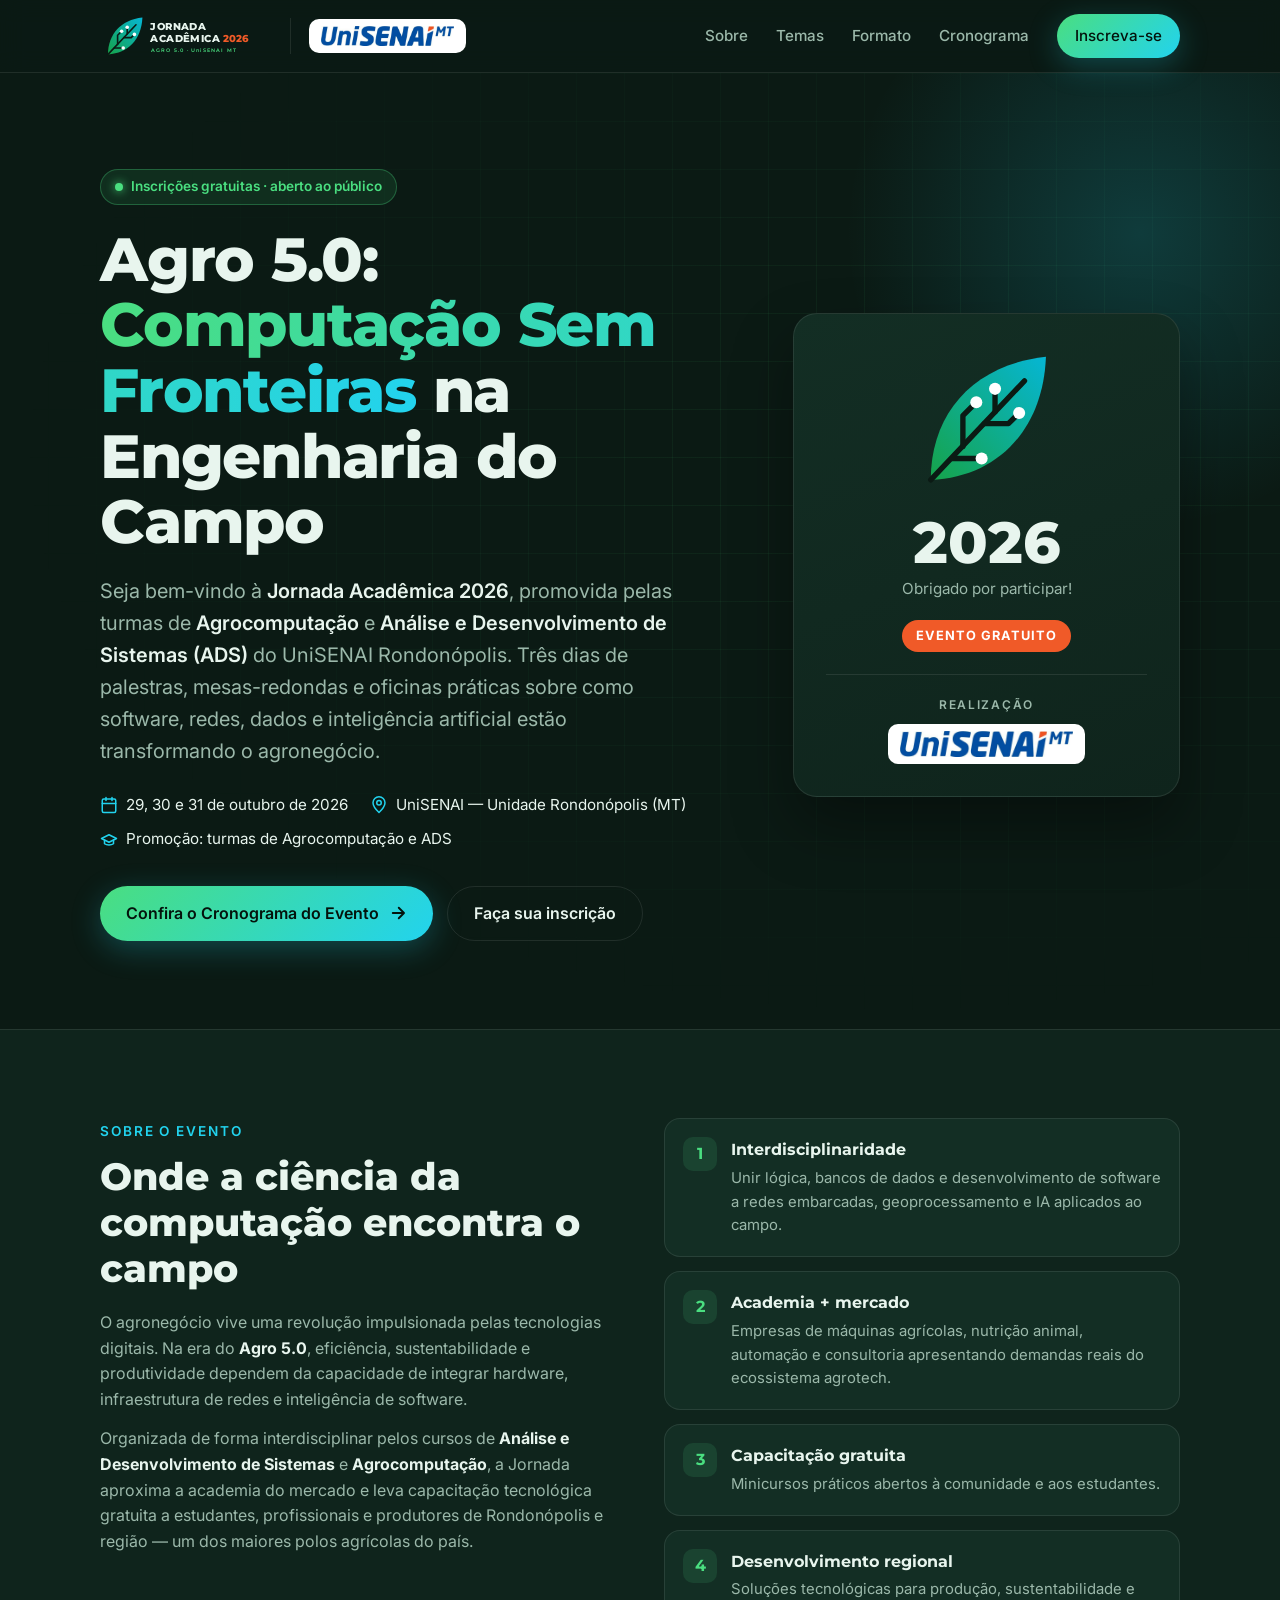
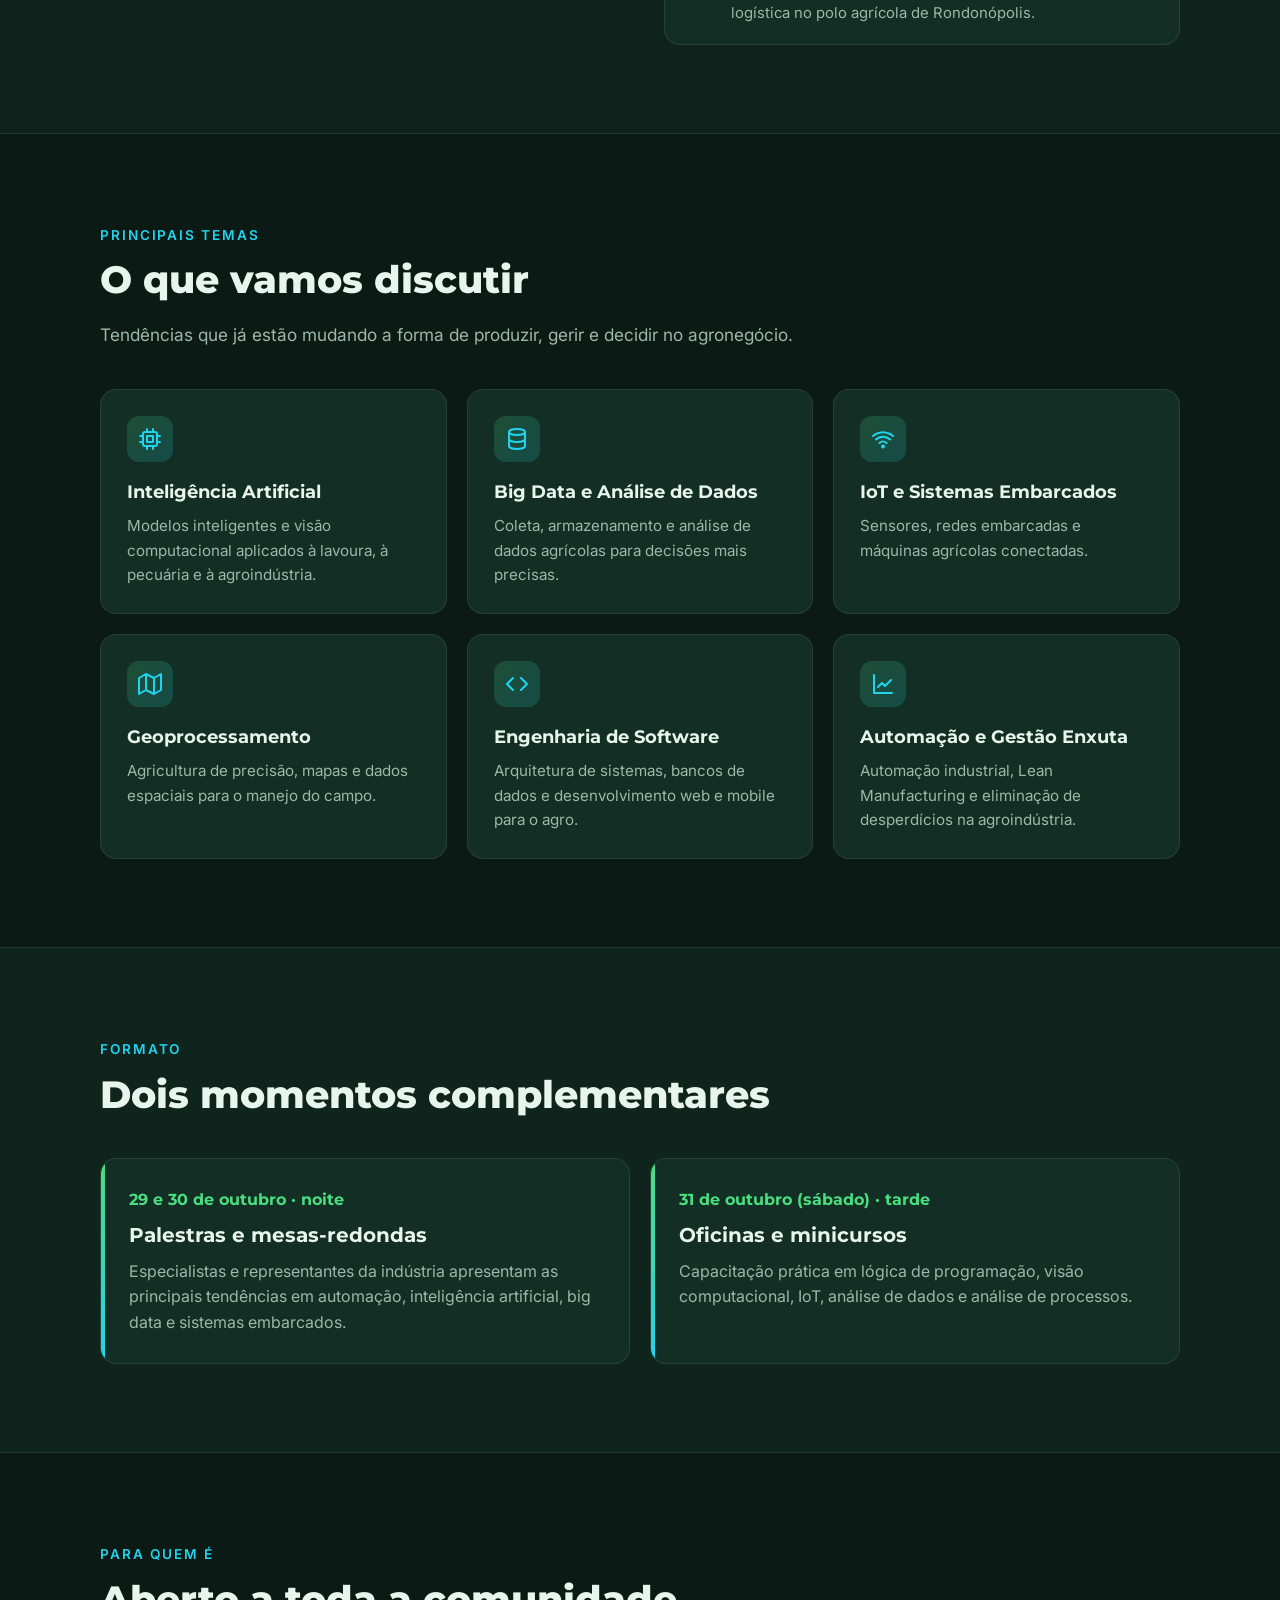
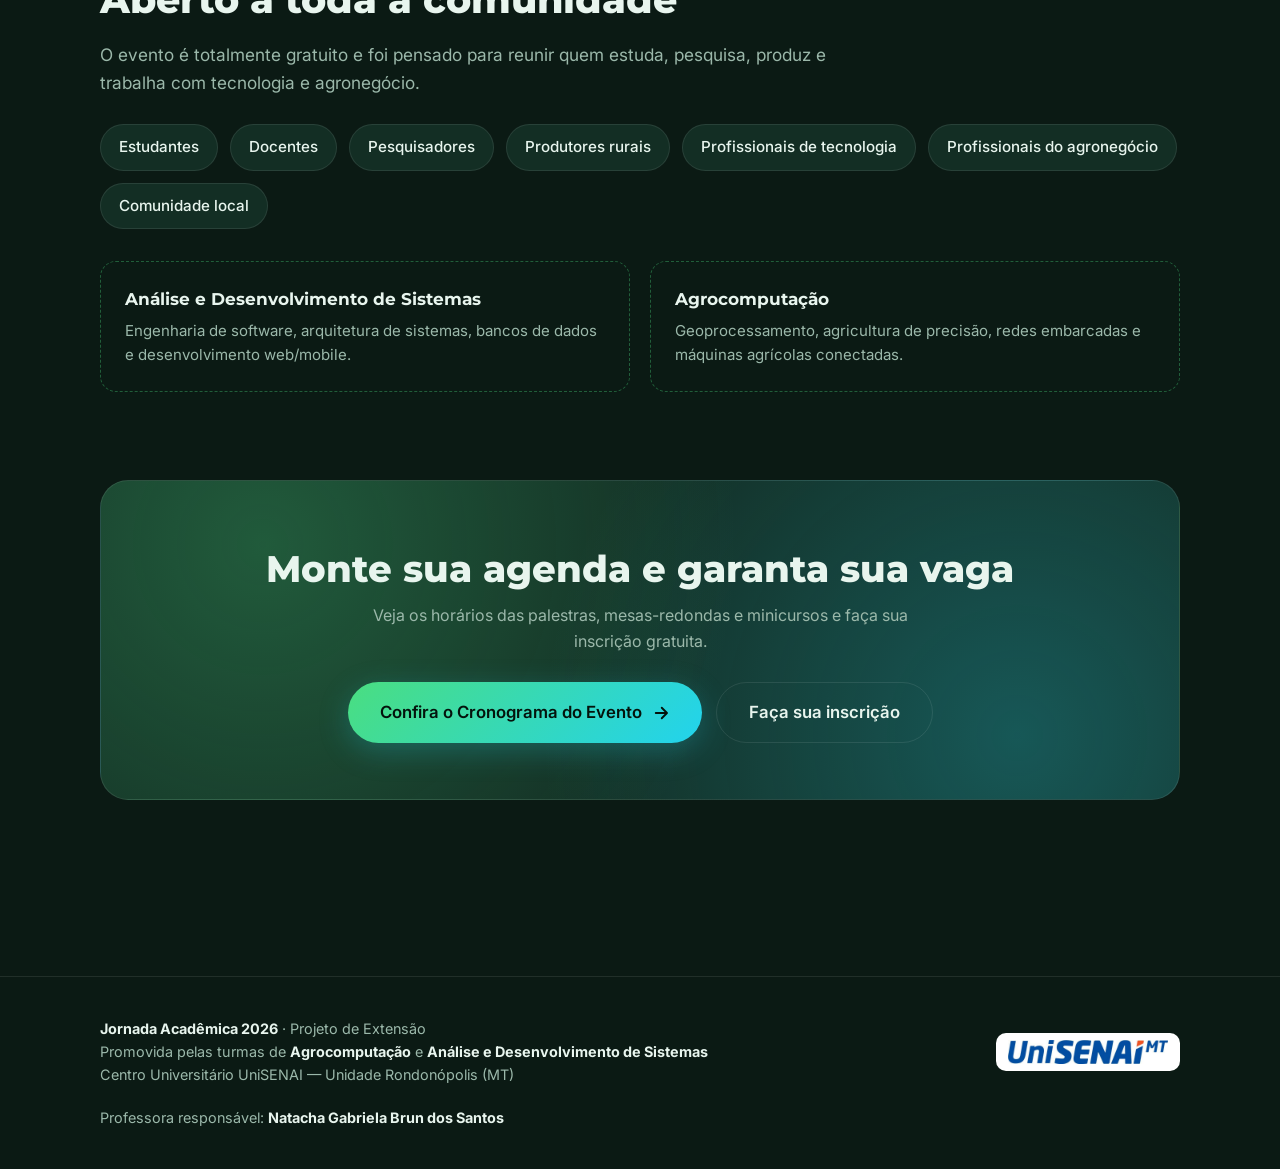
<file: index.html>
<!doctype html>
<html lang="pt-BR">
<head>
  <meta charset="utf-8">
  <meta name="viewport" content="width=device-width, initial-scale=1">
  <title>Jornada Acadêmica 2026 · Agro 5.0 | UniSENAI Rondonópolis</title>
  <meta name="description" content="Jornada Acadêmica 2026 — Agro 5.0: Computação Sem Fronteiras na Engenharia do Campo. 29, 30 e 31 de outubro, UniSENAI Rondonópolis. Gratuito e aberto ao público.">
  <link rel="icon" href="data:image/svg+xml,%3Csvg xmlns='http://www.w3.org/2000/svg' viewBox='0 0 112 112'%3E%3Cdefs%3E%3ClinearGradient id='g' x1='0' y1='1' x2='1' y2='0'%3E%3Cstop offset='0' stop-color='%2316a34a'/%3E%3Cstop offset='1' stop-color='%2306b6d4'/%3E%3C/linearGradient%3E%3C/defs%3E%3Cpath d='M14 100 C14 50 46 14 100 8 C98 62 64 98 14 100 Z' fill='url(%23g)'/%3E%3Cpath d='M14 100 L84 26' stroke='%230b1a14' stroke-width='6' stroke-linecap='round'/%3E%3C/svg%3E">
  <link rel="preconnect" href="https://fonts.googleapis.com">
  <link rel="preconnect" href="https://fonts.gstatic.com" crossorigin>
  <link href="https://fonts.googleapis.com/css2?family=Montserrat:wght@600;700;800&family=Inter:wght@400;500;600&display=swap" rel="stylesheet">
  <link rel="stylesheet" href="styles.css">
</head>
<body>

  <!-- ===== CABEÇALHO ===== -->
  <header class="header">
    <div class="container">
      <div class="brands">
      <a href="#inicio" class="brand" aria-label="Jornada Acadêmica 2026 — início">
        <svg viewBox="0 0 430 120" aria-hidden="true">
          <defs>
            <linearGradient id="leafH" x1="0" y1="1" x2="1" y2="0">
              <stop offset="0" stop-color="#16a34a"/><stop offset="1" stop-color="#06b6d4"/>
            </linearGradient>
          </defs>
          <g transform="translate(6 6)">
            <path d="M14 100 C14 50 46 14 100 8 C98 62 64 98 14 100 Z" fill="url(#leafH)"/>
            <g fill="none" stroke="#0b1a14" stroke-width="4" stroke-linecap="round" stroke-linejoin="round">
              <path d="M14 100 L84 26"/><path d="M38 75 L38 52 L48 42"/><path d="M54 58 L72 58 L80 50"/><path d="M62 49 L62 32"/><path d="M30 84 L52 84"/>
            </g>
            <g fill="#fff"><circle cx="48" cy="42" r="4.5"/><circle cx="80" cy="50" r="4.5"/><circle cx="62" cy="32" r="4.5"/><circle cx="52" cy="84" r="4.5"/></g>
          </g>
          <g font-family="Montserrat, 'Segoe UI', Arial, sans-serif">
            <text x="126" y="44" font-size="26" font-weight="800" fill="#e8f5ee" letter-spacing="1">JORNADA</text>
            <text x="126" y="74" font-size="26" font-weight="800" fill="#e8f5ee" letter-spacing="1">ACADÊMICA <tspan fill="#f05a28" letter-spacing="0">2026</tspan></text>
            <text x="127" y="100" font-size="13" font-weight="600" fill="#4ade80" letter-spacing="3">AGRO 5.0 · UniSENAI MT</text>
          </g>
        </svg>
      </a>
      <span class="brand-sep" aria-hidden="true"></span>
      <span class="inst-logo inst-header">
        <img src="unisenai-logo.jpg" alt="UniSENAI MT" width="800" height="120">
      </span>
      </div>

      <button class="menu-btn" aria-label="Abrir menu" aria-expanded="false" aria-controls="menu">
        <svg viewBox="0 0 24 24" fill="none" stroke="currentColor" stroke-width="2" stroke-linecap="round"><path d="M4 6h16M4 12h16M4 18h16"/></svg>
      </button>

      <nav class="nav" id="menu" aria-label="Navegação principal">
        <a href="#sobre">Sobre</a>
        <a href="#temas">Temas</a>
        <a href="#formato">Formato</a>
        <!-- LINK DO CRONOGRAMA -->
        <a href="cronograma.html">Cronograma</a>
        <!-- LINK DA INSCRIÇÃO -->
        <a href="inscricao.html" class="btn btn-primary btn-sm">Inscreva-se</a>
      </nav>
    </div>
  </header>

  <main>
    <!-- ===== BOAS-VINDAS ===== -->
    <section class="hero" id="inicio">
      <div class="container">
        <div>
          <a href="inscricao.html" class="tag" style="text-decoration:none"><span class="dot"></span>Inscrições gratuitas · aberto ao público</a>
          <h1>Agro 5.0: <span class="grad">Computação Sem Fronteiras</span> na Engenharia do Campo</h1>
          <p class="subtitle">
            Seja bem-vindo à <strong>Jornada Acadêmica 2026</strong>, promovida pelas turmas de
            <strong>Agrocomputação</strong> e <strong>Análise e Desenvolvimento de Sistemas (ADS)</strong> do UniSENAI Rondonópolis. Três dias de palestras,
            mesas-redondas e oficinas práticas sobre como software, redes, dados e inteligência artificial estão
            transformando o agronegócio.
          </p>
          <div class="meta">
            <span>
              <svg viewBox="0 0 24 24" fill="none" stroke="currentColor" stroke-width="2" stroke-linecap="round" stroke-linejoin="round"><rect x="3" y="4" width="18" height="18" rx="2"/><path d="M16 2v4M8 2v4M3 10h18"/></svg>
              29, 30 e 31 de outubro de 2026
            </span>
            <span>
              <svg viewBox="0 0 24 24" fill="none" stroke="currentColor" stroke-width="2" stroke-linecap="round" stroke-linejoin="round"><path d="M12 22s-8-7.5-8-13a8 8 0 0 1 16 0c0 5.5-8 13-8 13z"/><circle cx="12" cy="9" r="3"/></svg>
              UniSENAI — Unidade Rondonópolis (MT)
            </span>
            <span>
              <svg viewBox="0 0 24 24" fill="none" stroke="currentColor" stroke-width="2" stroke-linecap="round" stroke-linejoin="round"><path d="M22 10L12 5 2 10l10 5 10-5z"/><path d="M6 12v5c3 2 9 2 12 0v-5"/></svg>
              Promoção: turmas de Agrocomputação e ADS
            </span>
          </div>
          <div class="actions">
            <!-- LINK DO CRONOGRAMA -->
            <a href="cronograma.html" class="btn btn-primary">
              Confira o Cronograma do Evento
              <svg viewBox="0 0 24 24" fill="none" stroke="currentColor" stroke-width="2.5" stroke-linecap="round" stroke-linejoin="round"><path d="M5 12h14M13 5l7 7-7 7"/></svg>
            </a>
            <!-- LINK DA INSCRIÇÃO -->
            <a href="inscricao.html" class="btn btn-ghost">Faça sua inscrição</a>
          </div>
        </div>

        <aside class="hero-card" aria-label="Contagem regressiva">
          <svg class="big-logo" viewBox="0 0 112 112" aria-hidden="true">
            <defs><linearGradient id="leafC" x1="0" y1="1" x2="1" y2="0"><stop offset="0" stop-color="#16a34a"/><stop offset="1" stop-color="#06b6d4"/></linearGradient></defs>
            <path d="M14 100 C14 50 46 14 100 8 C98 62 64 98 14 100 Z" fill="url(#leafC)"/>
            <g fill="none" stroke="#0b1a14" stroke-width="4" stroke-linecap="round" stroke-linejoin="round">
              <path d="M14 100 L84 26"/><path d="M38 75 L38 52 L48 42"/><path d="M54 58 L72 58 L80 50"/><path d="M62 49 L62 32"/><path d="M30 84 L52 84"/>
            </g>
            <g fill="#fff"><circle cx="48" cy="42" r="4.5"/><circle cx="80" cy="50" r="4.5"/><circle cx="62" cy="32" r="4.5"/><circle cx="52" cy="84" r="4.5"/></g>
          </svg>
          <div class="countdown-num" id="countdown">—</div>
          <div class="countdown-label" id="countdown-label">dias para a abertura</div>
          <span class="free-badge">EVENTO GRATUITO</span>
          <div class="realizacao">
            <span>Realização</span>
            <div class="inst-logo"><img src="unisenai-logo.jpg" alt="UniSENAI MT" width="800" height="120"></div>
          </div>
        </aside>
      </div>
    </section>

    <!-- ===== SOBRE O EVENTO ===== -->
    <section class="section alt" id="sobre">
      <div class="container about-grid">
        <div>
          <span class="eyebrow">Sobre o evento</span>
          <h2>Onde a ciência da computação encontra o campo</h2>
          <p>
            O agronegócio vive uma revolução impulsionada pelas tecnologias digitais. Na era do <strong>Agro 5.0</strong>,
            eficiência, sustentabilidade e produtividade dependem da capacidade de integrar hardware, infraestrutura
            de redes e inteligência de software.
          </p>
          <p>
            Organizada de forma interdisciplinar pelos cursos de <strong>Análise e Desenvolvimento de Sistemas</strong> e
            <strong>Agrocomputação</strong>, a Jornada aproxima a academia do mercado e leva capacitação tecnológica gratuita
            a estudantes, profissionais e produtores de Rondonópolis e região — um dos maiores polos agrícolas do país.
          </p>
        </div>
        <ol class="goals">
          <li><span class="num">1</span><div><h3>Interdisciplinaridade</h3><p>Unir lógica, bancos de dados e desenvolvimento de software a redes embarcadas, geoprocessamento e IA aplicados ao campo.</p></div></li>
          <li><span class="num">2</span><div><h3>Academia + mercado</h3><p>Empresas de máquinas agrícolas, nutrição animal, automação e consultoria apresentando demandas reais do ecossistema agrotech.</p></div></li>
          <li><span class="num">3</span><div><h3>Capacitação gratuita</h3><p>Minicursos práticos abertos à comunidade e aos estudantes.</p></div></li>
          <li><span class="num">4</span><div><h3>Desenvolvimento regional</h3><p>Soluções tecnológicas para produção, sustentabilidade e logística no polo agrícola de Rondonópolis.</p></div></li>
        </ol>
      </div>
    </section>

    <!-- ===== TEMAS ===== -->
    <section class="section" id="temas">
      <div class="container">
        <span class="eyebrow">Principais temas</span>
        <h2>O que vamos discutir</h2>
        <p class="lead">Tendências que já estão mudando a forma de produzir, gerir e decidir no agronegócio.</p>
        <div class="cards">
          <article class="card">
            <div class="icon"><svg viewBox="0 0 24 24" fill="none" stroke="currentColor" stroke-width="2" stroke-linecap="round" stroke-linejoin="round"><rect x="5" y="5" width="14" height="14" rx="2"/><path d="M9 9h6v6H9zM9 2v3M15 2v3M9 19v3M15 19v3M2 9h3M2 15h3M19 9h3M19 15h3"/></svg></div>
            <h3>Inteligência Artificial</h3>
            <p>Modelos inteligentes e visão computacional aplicados à lavoura, à pecuária e à agroindústria.</p>
          </article>
          <article class="card">
            <div class="icon"><svg viewBox="0 0 24 24" fill="none" stroke="currentColor" stroke-width="2" stroke-linecap="round" stroke-linejoin="round"><ellipse cx="12" cy="5" rx="8" ry="3"/><path d="M4 5v14c0 1.7 3.6 3 8 3s8-1.3 8-3V5M4 12c0 1.7 3.6 3 8 3s8-1.3 8-3"/></svg></div>
            <h3>Big Data e Análise de Dados</h3>
            <p>Coleta, armazenamento e análise de dados agrícolas para decisões mais precisas.</p>
          </article>
          <article class="card">
            <div class="icon"><svg viewBox="0 0 24 24" fill="none" stroke="currentColor" stroke-width="2" stroke-linecap="round" stroke-linejoin="round"><path d="M5 12.5a10 10 0 0 1 14 0M8.5 16a5 5 0 0 1 7 0M2 9a15 15 0 0 1 20 0"/><circle cx="12" cy="19.5" r="1"/></svg></div>
            <h3>IoT e Sistemas Embarcados</h3>
            <p>Sensores, redes embarcadas e máquinas agrícolas conectadas.</p>
          </article>
          <article class="card">
            <div class="icon"><svg viewBox="0 0 24 24" fill="none" stroke="currentColor" stroke-width="2" stroke-linecap="round" stroke-linejoin="round"><path d="M1 6v16l7-4 8 4 7-4V2l-7 4-8-4-7 4zM8 2v16M16 6v16"/></svg></div>
            <h3>Geoprocessamento</h3>
            <p>Agricultura de precisão, mapas e dados espaciais para o manejo do campo.</p>
          </article>
          <article class="card">
            <div class="icon"><svg viewBox="0 0 24 24" fill="none" stroke="currentColor" stroke-width="2" stroke-linecap="round" stroke-linejoin="round"><path d="M16 18l6-6-6-6M8 6l-6 6 6 6"/></svg></div>
            <h3>Engenharia de Software</h3>
            <p>Arquitetura de sistemas, bancos de dados e desenvolvimento web e mobile para o agro.</p>
          </article>
          <article class="card">
            <div class="icon"><svg viewBox="0 0 24 24" fill="none" stroke="currentColor" stroke-width="2" stroke-linecap="round" stroke-linejoin="round"><path d="M3 3v18h18"/><path d="M7 15l4-4 3 3 6-6"/></svg></div>
            <h3>Automação e Gestão Enxuta</h3>
            <p>Automação industrial, Lean Manufacturing e eliminação de desperdícios na agroindústria.</p>
          </article>
        </div>
      </div>
    </section>

    <!-- ===== FORMATO ===== -->
    <section class="section alt" id="formato">
      <div class="container">
        <span class="eyebrow">Formato</span>
        <h2>Dois momentos complementares</h2>
        <div class="format">
          <div class="format-item">
            <div class="when">29 e 30 de outubro · noite</div>
            <h3>Palestras e mesas-redondas</h3>
            <p>Especialistas e representantes da indústria apresentam as principais tendências em automação, inteligência artificial, big data e sistemas embarcados.</p>
          </div>
          <div class="format-item">
            <div class="when">31 de outubro (sábado) · tarde</div>
            <h3>Oficinas e minicursos</h3>
            <p>Capacitação prática em lógica de programação, visão computacional, IoT, análise de dados e análise de processos.</p>
          </div>
        </div>
      </div>
    </section>

    <!-- ===== PÚBLICO ===== -->
    <section class="section" id="publico">
      <div class="container">
        <span class="eyebrow">Para quem é</span>
        <h2>Aberto a toda a comunidade</h2>
        <p class="lead">O evento é totalmente gratuito e foi pensado para reunir quem estuda, pesquisa, produz e trabalha com tecnologia e agronegócio.</p>
        <div class="audience">
          <span class="chip">Estudantes</span>
          <span class="chip">Docentes</span>
          <span class="chip">Pesquisadores</span>
          <span class="chip">Produtores rurais</span>
          <span class="chip">Profissionais de tecnologia</span>
          <span class="chip">Profissionais do agronegócio</span>
          <span class="chip">Comunidade local</span>
        </div>
        <div class="courses">
          <div class="course">
            <h3>Análise e Desenvolvimento de Sistemas</h3>
            <p>Engenharia de software, arquitetura de sistemas, bancos de dados e desenvolvimento web/mobile.</p>
          </div>
          <div class="course">
            <h3>Agrocomputação</h3>
            <p>Geoprocessamento, agricultura de precisão, redes embarcadas e máquinas agrícolas conectadas.</p>
          </div>
        </div>

        <!-- ===== CTA CRONOGRAMA + INSCRIÇÃO ===== -->
        <div class="cta">
          <h2>Monte sua agenda e garanta sua vaga</h2>
          <p>Veja os horários das palestras, mesas-redondas e minicursos e faça sua inscrição gratuita.</p>
          <div class="actions" style="justify-content:center">
            <!-- LINK DO CRONOGRAMA -->
            <a href="cronograma.html" class="btn btn-primary">
              Confira o Cronograma do Evento
              <svg viewBox="0 0 24 24" fill="none" stroke="currentColor" stroke-width="2.5" stroke-linecap="round" stroke-linejoin="round"><path d="M5 12h14M13 5l7 7-7 7"/></svg>
            </a>
            <!-- LINK DA INSCRIÇÃO -->
            <a href="inscricao.html" class="btn btn-ghost">Faça sua inscrição</a>
          </div>
        </div>
      </div>
    </section>
  </main>

  <!-- ===== RODAPÉ ===== -->
  <footer class="footer">
    <div class="container">
      <div>
        <strong>Jornada Acadêmica 2026</strong> · Projeto de Extensão<br>
        Promovida pelas turmas de <strong>Agrocomputação</strong> e <strong>Análise e Desenvolvimento de Sistemas</strong><br>
        Centro Universitário UniSENAI — Unidade Rondonópolis (MT)
      </div>
      <div class="inst-logo inst-footer"><img src="unisenai-logo.jpg" alt="UniSENAI MT" width="800" height="120"></div>
      <div class="prof">Professora responsável: <strong>Natacha Gabriela Brun dos Santos</strong></div>
    </div>
  </footer>

  <script src="script.js"></script>
</body>
</html>
</file>
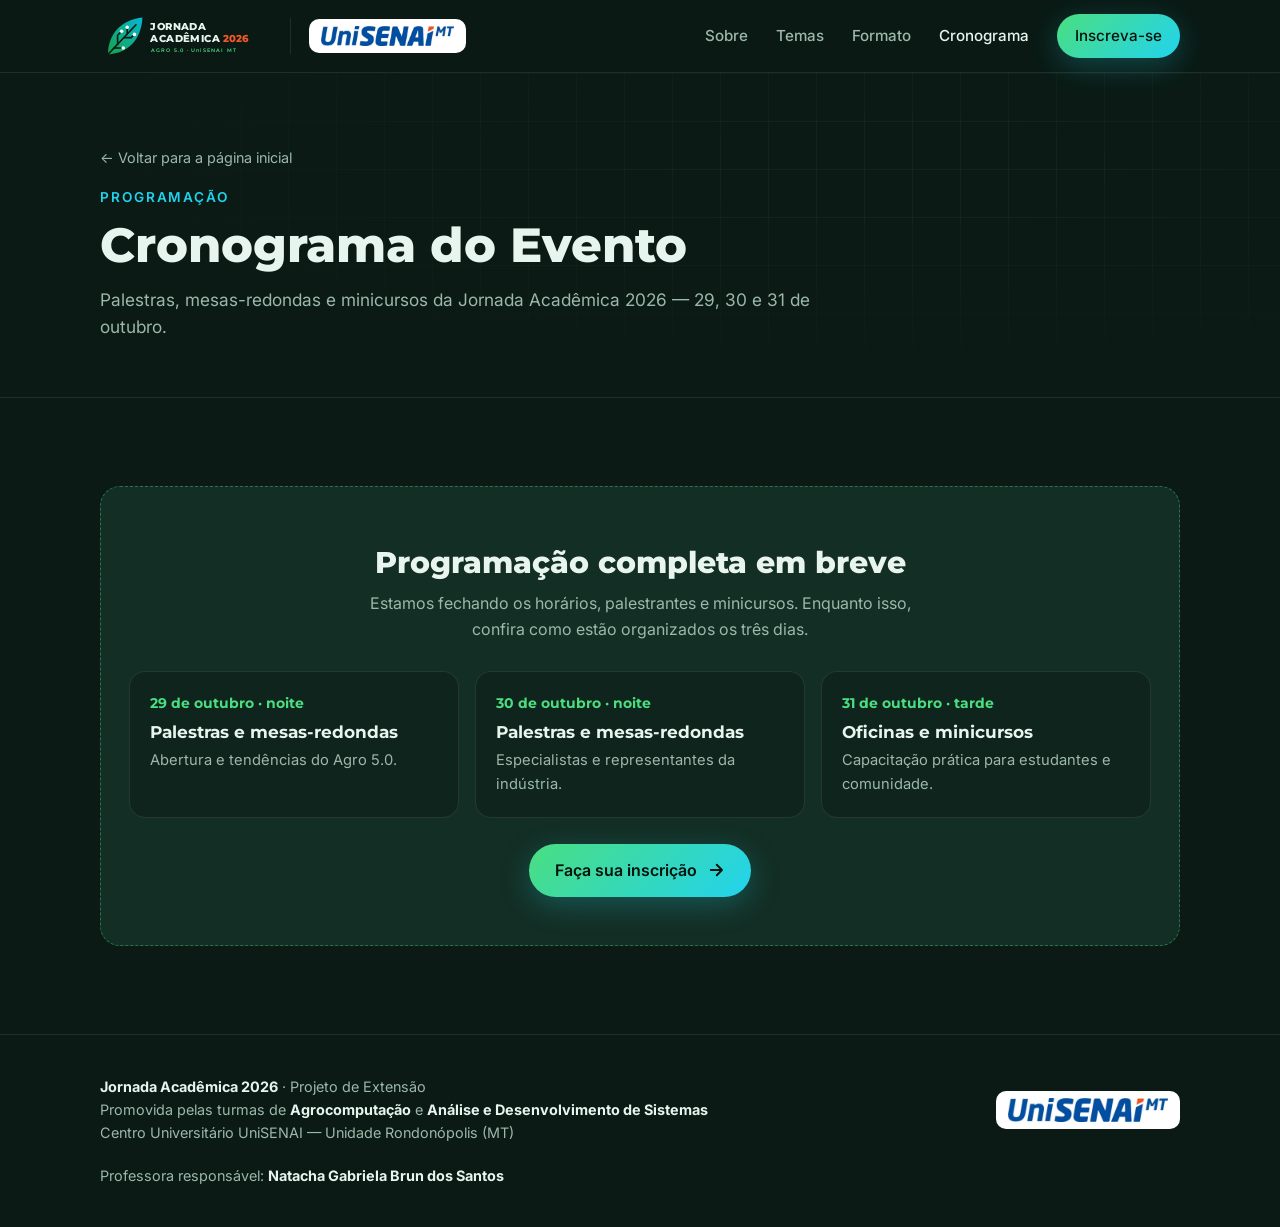
<file: cronograma.html>
<!doctype html>
<html lang="pt-BR">
<head>
  <meta charset="utf-8">
  <meta name="viewport" content="width=device-width, initial-scale=1">
  <title>Cronograma · Jornada Acadêmica 2026 | UniSENAI Rondonópolis</title>
  <meta name="description" content="Cronograma da Jornada Acadêmica 2026 — palestras, mesas-redondas e minicursos. 29 a 31 de outubro, UniSENAI Rondonópolis.">
  <link rel="icon" href="data:image/svg+xml,%3Csvg xmlns='http://www.w3.org/2000/svg' viewBox='0 0 112 112'%3E%3Cdefs%3E%3ClinearGradient id='g' x1='0' y1='1' x2='1' y2='0'%3E%3Cstop offset='0' stop-color='%2316a34a'/%3E%3Cstop offset='1' stop-color='%2306b6d4'/%3E%3C/linearGradient%3E%3C/defs%3E%3Cpath d='M14 100 C14 50 46 14 100 8 C98 62 64 98 14 100 Z' fill='url(%23g)'/%3E%3Cpath d='M14 100 L84 26' stroke='%230b1a14' stroke-width='6' stroke-linecap='round'/%3E%3C/svg%3E">
  <link rel="preconnect" href="https://fonts.googleapis.com">
  <link rel="preconnect" href="https://fonts.gstatic.com" crossorigin>
  <link href="https://fonts.googleapis.com/css2?family=Montserrat:wght@600;700;800&family=Inter:wght@400;500;600&display=swap" rel="stylesheet">
  <link rel="stylesheet" href="styles.css">
</head>
<body>

  <!-- ===== CABEÇALHO ===== -->
  <header class="header">
    <div class="container">
      <div class="brands">
      <a href="index.html#inicio" class="brand" aria-label="Jornada Acadêmica 2026 — início">
        <svg viewBox="0 0 430 120" aria-hidden="true">
          <defs>
            <linearGradient id="leafH" x1="0" y1="1" x2="1" y2="0">
              <stop offset="0" stop-color="#16a34a"/><stop offset="1" stop-color="#06b6d4"/>
            </linearGradient>
          </defs>
          <g transform="translate(6 6)">
            <path d="M14 100 C14 50 46 14 100 8 C98 62 64 98 14 100 Z" fill="url(#leafH)"/>
            <g fill="none" stroke="#0b1a14" stroke-width="4" stroke-linecap="round" stroke-linejoin="round">
              <path d="M14 100 L84 26"/><path d="M38 75 L38 52 L48 42"/><path d="M54 58 L72 58 L80 50"/><path d="M62 49 L62 32"/><path d="M30 84 L52 84"/>
            </g>
            <g fill="#fff"><circle cx="48" cy="42" r="4.5"/><circle cx="80" cy="50" r="4.5"/><circle cx="62" cy="32" r="4.5"/><circle cx="52" cy="84" r="4.5"/></g>
          </g>
          <g font-family="Montserrat, 'Segoe UI', Arial, sans-serif">
            <text x="126" y="44" font-size="26" font-weight="800" fill="#e8f5ee" letter-spacing="1">JORNADA</text>
            <text x="126" y="74" font-size="26" font-weight="800" fill="#e8f5ee" letter-spacing="1">ACADÊMICA <tspan fill="#f05a28" letter-spacing="0">2026</tspan></text>
            <text x="127" y="100" font-size="13" font-weight="600" fill="#4ade80" letter-spacing="3">AGRO 5.0 · UniSENAI MT</text>
          </g>
        </svg>
      </a>
      <span class="brand-sep" aria-hidden="true"></span>
      <span class="inst-logo inst-header">
        <img src="unisenai-logo.jpg" alt="UniSENAI MT" width="800" height="120">
      </span>
      </div>

      <button class="menu-btn" aria-label="Abrir menu" aria-expanded="false" aria-controls="menu">
        <svg viewBox="0 0 24 24" fill="none" stroke="currentColor" stroke-width="2" stroke-linecap="round"><path d="M4 6h16M4 12h16M4 18h16"/></svg>
      </button>

      <nav class="nav" id="menu" aria-label="Navegação principal">
        <a href="index.html#sobre">Sobre</a>
        <a href="index.html#temas">Temas</a>
        <a href="index.html#formato">Formato</a>
        <!-- LINK DO CRONOGRAMA -->
        <a href="cronograma.html" aria-current="page">Cronograma</a>
        <!-- LINK DA INSCRIÇÃO -->
        <a href="inscricao.html" class="btn btn-primary btn-sm">Inscreva-se</a>
      </nav>
    </div>
  </header>

  <main>
    <section class="page-hero">
      <div class="container">
        <a href="index.html" class="back-link">← Voltar para a página inicial</a>
        <span class="eyebrow" style="display:block">Programação</span>
        <h1>Cronograma do Evento</h1>
        <p class="lead">Palestras, mesas-redondas e minicursos da Jornada Acadêmica 2026 — 29, 30 e 31 de outubro.</p>
      </div>
    </section>

    <section class="section">
      <div class="container">
        <!-- =====================================================
             ÁREA DO COLEGA — CRONOGRAMA
             Substitua todo este bloco .placeholder pela programação.
             Pode reaproveitar as classes do styles.css:
             .cards / .card, .format / .format-item, .days / .day,
             .btn .btn-primary, .btn .btn-ghost, .eyebrow, .lead
             ===================================================== -->
        <div class="placeholder">
          <h2>Programação completa em breve</h2>
          <p>Estamos fechando os horários, palestrantes e minicursos. Enquanto isso, confira como estão organizados os três dias.</p>
          <div class="days">
            <div class="day">
              <div class="when">29 de outubro · noite</div>
              <h3>Palestras e mesas-redondas</h3>
              <p>Abertura e tendências do Agro 5.0.</p>
            </div>
            <div class="day">
              <div class="when">30 de outubro · noite</div>
              <h3>Palestras e mesas-redondas</h3>
              <p>Especialistas e representantes da indústria.</p>
            </div>
            <div class="day">
              <div class="when">31 de outubro · tarde</div>
              <h3>Oficinas e minicursos</h3>
              <p>Capacitação prática para estudantes e comunidade.</p>
            </div>
          </div>
          <div class="actions">
            <!-- LINK DA INSCRIÇÃO -->
            <a href="inscricao.html" class="btn btn-primary">Faça sua inscrição <svg viewBox="0 0 24 24" fill="none" stroke="currentColor" stroke-width="2.5" stroke-linecap="round" stroke-linejoin="round"><path d="M5 12h14M13 5l7 7-7 7"/></svg></a>
          </div>
        </div>
        <!-- ===== FIM DA ÁREA DO COLEGA ===== -->
      </div>
    </section>
  </main>

  <!-- ===== RODAPÉ ===== -->
  <footer class="footer">
    <div class="container">
      <div>
        <strong>Jornada Acadêmica 2026</strong> · Projeto de Extensão<br>
        Promovida pelas turmas de <strong>Agrocomputação</strong> e <strong>Análise e Desenvolvimento de Sistemas</strong><br>
        Centro Universitário UniSENAI — Unidade Rondonópolis (MT)
      </div>
      <div class="inst-logo inst-footer"><img src="unisenai-logo.jpg" alt="UniSENAI MT" width="800" height="120"></div>
      <div class="prof">Professora responsável: <strong>Natacha Gabriela Brun dos Santos</strong></div>
    </div>
  </footer>

  <script src="script.js"></script>
</body>
</html>
</file>
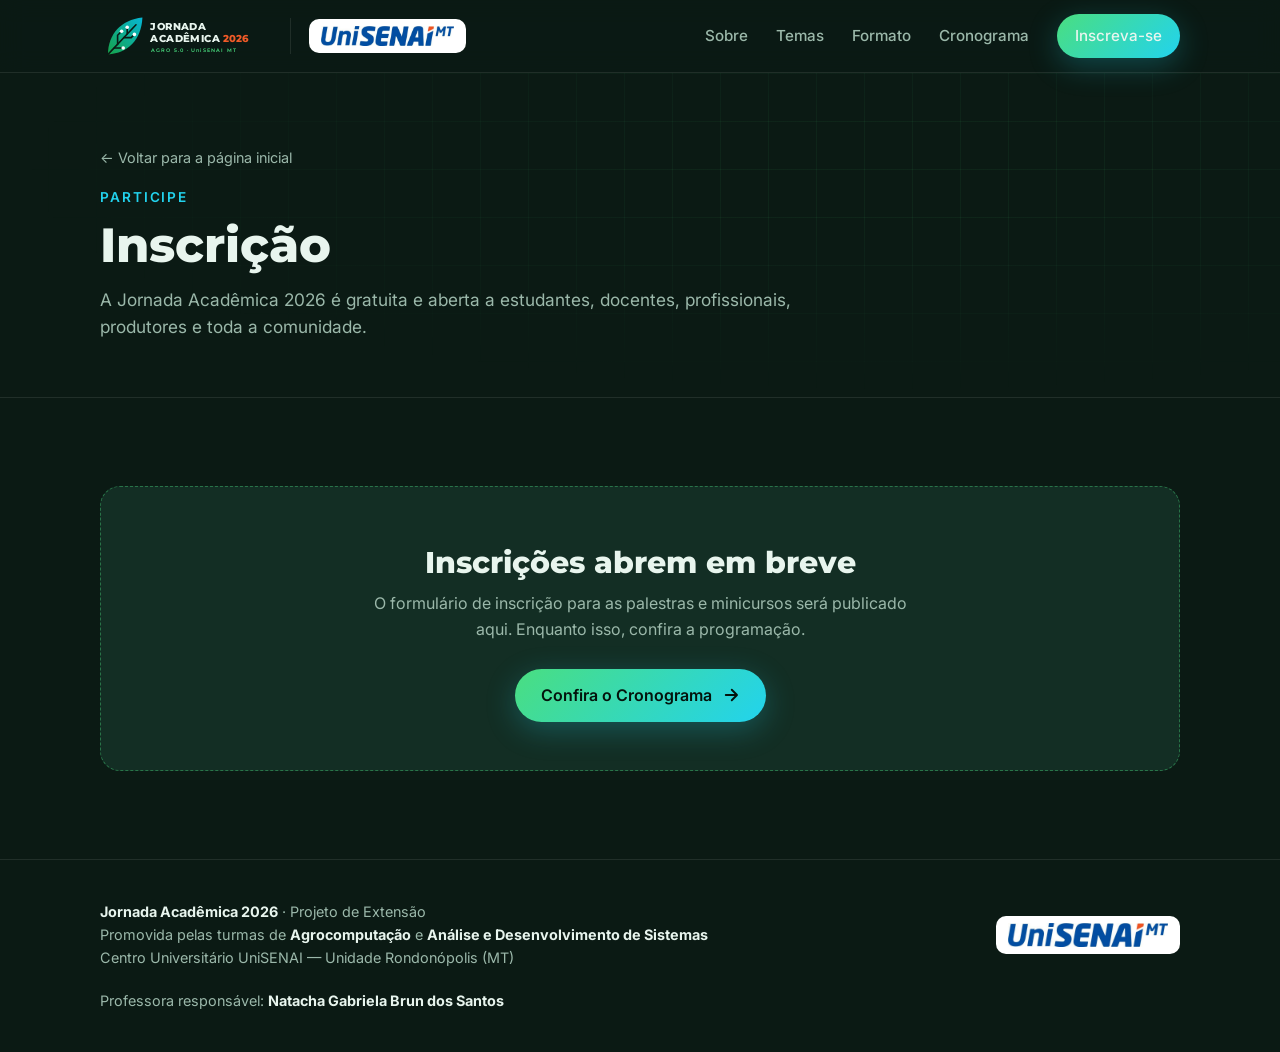
<file: inscricao.html>
<!doctype html>
<html lang="pt-BR">
<head>
  <meta charset="utf-8">
  <meta name="viewport" content="width=device-width, initial-scale=1">
  <title>Inscrição · Jornada Acadêmica 2026 | UniSENAI Rondonópolis</title>
  <meta name="description" content="Inscrição gratuita na Jornada Acadêmica 2026 — UniSENAI Rondonópolis.">
  <link rel="icon" href="data:image/svg+xml,%3Csvg xmlns='http://www.w3.org/2000/svg' viewBox='0 0 112 112'%3E%3Cdefs%3E%3ClinearGradient id='g' x1='0' y1='1' x2='1' y2='0'%3E%3Cstop offset='0' stop-color='%2316a34a'/%3E%3Cstop offset='1' stop-color='%2306b6d4'/%3E%3C/linearGradient%3E%3C/defs%3E%3Cpath d='M14 100 C14 50 46 14 100 8 C98 62 64 98 14 100 Z' fill='url(%23g)'/%3E%3Cpath d='M14 100 L84 26' stroke='%230b1a14' stroke-width='6' stroke-linecap='round'/%3E%3C/svg%3E">
  <link rel="preconnect" href="https://fonts.googleapis.com">
  <link rel="preconnect" href="https://fonts.gstatic.com" crossorigin>
  <link href="https://fonts.googleapis.com/css2?family=Montserrat:wght@600;700;800&family=Inter:wght@400;500;600&display=swap" rel="stylesheet">
  <link rel="stylesheet" href="styles.css">
</head>
<body>

  <!-- ===== CABEÇALHO ===== -->
  <header class="header">
    <div class="container">
      <div class="brands">
      <a href="index.html#inicio" class="brand" aria-label="Jornada Acadêmica 2026 — início">
        <svg viewBox="0 0 430 120" aria-hidden="true">
          <defs>
            <linearGradient id="leafH" x1="0" y1="1" x2="1" y2="0">
              <stop offset="0" stop-color="#16a34a"/><stop offset="1" stop-color="#06b6d4"/>
            </linearGradient>
          </defs>
          <g transform="translate(6 6)">
            <path d="M14 100 C14 50 46 14 100 8 C98 62 64 98 14 100 Z" fill="url(#leafH)"/>
            <g fill="none" stroke="#0b1a14" stroke-width="4" stroke-linecap="round" stroke-linejoin="round">
              <path d="M14 100 L84 26"/><path d="M38 75 L38 52 L48 42"/><path d="M54 58 L72 58 L80 50"/><path d="M62 49 L62 32"/><path d="M30 84 L52 84"/>
            </g>
            <g fill="#fff"><circle cx="48" cy="42" r="4.5"/><circle cx="80" cy="50" r="4.5"/><circle cx="62" cy="32" r="4.5"/><circle cx="52" cy="84" r="4.5"/></g>
          </g>
          <g font-family="Montserrat, 'Segoe UI', Arial, sans-serif">
            <text x="126" y="44" font-size="26" font-weight="800" fill="#e8f5ee" letter-spacing="1">JORNADA</text>
            <text x="126" y="74" font-size="26" font-weight="800" fill="#e8f5ee" letter-spacing="1">ACADÊMICA <tspan fill="#f05a28" letter-spacing="0">2026</tspan></text>
            <text x="127" y="100" font-size="13" font-weight="600" fill="#4ade80" letter-spacing="3">AGRO 5.0 · UniSENAI MT</text>
          </g>
        </svg>
      </a>
      <span class="brand-sep" aria-hidden="true"></span>
      <span class="inst-logo inst-header">
        <img src="unisenai-logo.jpg" alt="UniSENAI MT" width="800" height="120">
      </span>
      </div>

      <button class="menu-btn" aria-label="Abrir menu" aria-expanded="false" aria-controls="menu">
        <svg viewBox="0 0 24 24" fill="none" stroke="currentColor" stroke-width="2" stroke-linecap="round"><path d="M4 6h16M4 12h16M4 18h16"/></svg>
      </button>

      <nav class="nav" id="menu" aria-label="Navegação principal">
        <a href="index.html#sobre">Sobre</a>
        <a href="index.html#temas">Temas</a>
        <a href="index.html#formato">Formato</a>
        <!-- LINK DO CRONOGRAMA -->
        <a href="cronograma.html">Cronograma</a>
        <!-- LINK DA INSCRIÇÃO -->
        <a href="inscricao.html" aria-current="page" class="btn btn-primary btn-sm">Inscreva-se</a>
      </nav>
    </div>
  </header>

  <main>
    <section class="page-hero">
      <div class="container">
        <a href="index.html" class="back-link">← Voltar para a página inicial</a>
        <span class="eyebrow" style="display:block">Participe</span>
        <h1>Inscrição</h1>
        <p class="lead">A Jornada Acadêmica 2026 é gratuita e aberta a estudantes, docentes, profissionais, produtores e toda a comunidade.</p>
      </div>
    </section>

    <section class="section">
      <div class="container">
        <!-- =====================================================
             ÁREA DO COLEGA — INSCRIÇÃO
             Substitua todo este bloco .placeholder pelo formulário.
             Atenção: o site é estático (só HTML/CSS/JS) e não guarda
             dados sozinho. Veja as opções no LEIA-ME.md.
             ===================================================== -->
        <div class="placeholder">
          <h2>Inscrições abrem em breve</h2>
          <p>O formulário de inscrição para as palestras e minicursos será publicado aqui. Enquanto isso, confira a programação.</p>
          <div class="actions">
            <!-- LINK DO CRONOGRAMA -->
            <a href="cronograma.html" class="btn btn-primary">Confira o Cronograma <svg viewBox="0 0 24 24" fill="none" stroke="currentColor" stroke-width="2.5" stroke-linecap="round" stroke-linejoin="round"><path d="M5 12h14M13 5l7 7-7 7"/></svg></a>
          </div>
        </div>
        <!-- ===== FIM DA ÁREA DO COLEGA ===== -->
      </div>
    </section>
  </main>

  <!-- ===== RODAPÉ ===== -->
  <footer class="footer">
    <div class="container">
      <div>
        <strong>Jornada Acadêmica 2026</strong> · Projeto de Extensão<br>
        Promovida pelas turmas de <strong>Agrocomputação</strong> e <strong>Análise e Desenvolvimento de Sistemas</strong><br>
        Centro Universitário UniSENAI — Unidade Rondonópolis (MT)
      </div>
      <div class="inst-logo inst-footer"><img src="unisenai-logo.jpg" alt="UniSENAI MT" width="800" height="120"></div>
      <div class="prof">Professora responsável: <strong>Natacha Gabriela Brun dos Santos</strong></div>
    </div>
  </footer>

  <script src="script.js"></script>
</body>
</html>
</file>
<file: styles.css>
/* =========================================================
   Jornada Acadêmica 2026 — estilos compartilhados
   Usado por TODAS as páginas (index, cronograma, inscrição).
   Cores ficam nas variáveis do :root — mude ali, muda em tudo.
   ========================================================= */
:root {
  --bg: #0b1a14;
  --bg-2: #0f241c;
  --surface: #132e24;
  --border: rgba(255, 255, 255, .09);
  --text: #e8f5ee;
  --muted: #9bb8aa;
  --green: #4ade80;
  --green-d: #16a34a;
  --cyan: #22d3ee;
  --orange: #f05a28;
  --radius: 16px;
  --max: 1120px;
}
* { box-sizing: border-box; margin: 0; padding: 0; }
html { scroll-behavior: smooth; }
body {
  background: var(--bg);
  color: var(--text);
  font-family: "Inter", system-ui, sans-serif;
  line-height: 1.6;
  -webkit-font-smoothing: antialiased;
}
h1, h2, h3, .logo-text { font-family: "Montserrat", "Segoe UI", sans-serif; }
a { color: inherit; }
.container { width: 100%; max-width: var(--max); margin: 0 auto; padding: 0 20px; }

/* ---------- Cabeçalho ---------- */
.header {
  position: sticky; top: 0; z-index: 50;
  background: rgba(11, 26, 20, .85);
  backdrop-filter: blur(12px);
  border-bottom: 1px solid var(--border);
}
.header .container { display: flex; align-items: center; justify-content: space-between; height: 72px; gap: 16px; }
.brand { display: flex; align-items: center; gap: 10px; text-decoration: none; }
.brand svg { height: 48px; width: auto; }
.nav { display: flex; align-items: center; gap: 28px; }
.nav a { text-decoration: none; color: var(--muted); font-weight: 500; font-size: .95rem; transition: color .2s; }
.nav a:hover { color: var(--text); }
.nav a.btn-primary, .nav a.btn-primary:hover { color: #04130c; }
.menu-btn { display: none; background: none; border: 1px solid var(--border); color: var(--text); border-radius: 10px; width: 44px; height: 44px; cursor: pointer; }
.menu-btn svg { width: 22px; height: 22px; }

/* ---------- Botões ---------- */
.btn {
  display: inline-flex; align-items: center; justify-content: center; gap: 10px;
  padding: 14px 26px; border-radius: 999px; font-weight: 600; text-decoration: none;
  transition: transform .2s, box-shadow .2s, background .2s;
}
.btn svg { width: 18px; height: 18px; transition: transform .2s; }
.btn-primary { background: linear-gradient(135deg, var(--green), var(--cyan)); color: #04130c; box-shadow: 0 8px 30px rgba(34, 211, 238, .25); }
.btn-primary:hover { transform: translateY(-2px); box-shadow: 0 12px 40px rgba(34, 211, 238, .4); }
.btn-primary:hover svg { transform: translateX(4px); }
.btn-ghost { border: 1px solid var(--border); color: var(--text); }
.btn-ghost:hover { background: rgba(255,255,255,.06); }
.btn-sm { padding: 10px 18px; font-size: .9rem; }
.btn:focus-visible, .nav a:focus-visible { outline: 2px solid var(--cyan); outline-offset: 3px; }

/* ---------- Hero / Boas-vindas ---------- */
.hero { position: relative; overflow: hidden; padding: 96px 0 88px; }
.hero::before {
  content: ""; position: absolute; inset: 0;
  background-image:
    linear-gradient(rgba(74, 222, 128, .06) 1px, transparent 1px),
    linear-gradient(90deg, rgba(74, 222, 128, .06) 1px, transparent 1px);
  background-size: 48px 48px;
  mask-image: radial-gradient(ellipse at 70% 40%, #000 20%, transparent 70%);
  -webkit-mask-image: radial-gradient(ellipse at 70% 40%, #000 20%, transparent 70%);
}
.hero::after {
  content: ""; position: absolute; width: 640px; height: 640px; right: -180px; top: -160px;
  background: radial-gradient(circle, rgba(34, 211, 238, .18), transparent 65%);
  pointer-events: none;
}
.hero .container { position: relative; z-index: 1; display: grid; grid-template-columns: 1.25fr .75fr; gap: 48px; align-items: center; }
.tag {
  display: inline-flex; align-items: center; gap: 8px; padding: 6px 14px; border-radius: 999px;
  background: rgba(74, 222, 128, .1); border: 1px solid rgba(74, 222, 128, .3);
  color: var(--green); font-size: .85rem; font-weight: 600; margin-bottom: 22px;
}
.tag .dot { width: 8px; height: 8px; border-radius: 50%; background: var(--green); box-shadow: 0 0 10px var(--green); animation: pulse 2s infinite; }
@keyframes pulse { 50% { opacity: .35; } }
.hero h1 { font-size: clamp(2.2rem, 5.5vw, 3.8rem); line-height: 1.08; font-weight: 800; letter-spacing: -.02em; }
.hero h1 .grad { background: linear-gradient(90deg, var(--green), var(--cyan)); -webkit-background-clip: text; background-clip: text; color: transparent; }
.hero .subtitle { font-size: clamp(1.05rem, 2.2vw, 1.25rem); color: var(--muted); margin: 20px 0 14px; max-width: 600px; }
.hero .subtitle strong { color: var(--text); font-weight: 600; }
.meta { display: flex; flex-wrap: wrap; gap: 10px 22px; margin: 26px 0 34px; color: var(--text); font-size: .95rem; }
.meta span { display: inline-flex; align-items: center; gap: 8px; }
.meta svg { width: 18px; height: 18px; color: var(--cyan); flex-shrink: 0; }
.actions { display: flex; flex-wrap: wrap; gap: 14px; }

.hero-card {
  background: linear-gradient(160deg, var(--surface), var(--bg-2));
  border: 1px solid var(--border); border-radius: 24px; padding: 32px; text-align: center;
  box-shadow: 0 30px 60px rgba(0,0,0,.35);
}
.hero-card .big-logo { width: 150px; margin: 0 auto 18px; display: block; }
.countdown-num { font-family: "Montserrat", sans-serif; font-size: 3.6rem; font-weight: 800; line-height: 1; color: var(--text); }
.countdown-label { color: var(--muted); font-size: .95rem; margin-top: 6px; }
.free-badge { display: inline-block; margin-top: 18px; padding: 6px 14px; border-radius: 999px; background: var(--orange); color: #fff; font-weight: 700; font-size: .8rem; letter-spacing: .08em; }

/* ---------- Seções ---------- */
section { scroll-margin-top: 80px; }
.section { padding: 88px 0; }
.section.alt { background: var(--bg-2); border-top: 1px solid var(--border); border-bottom: 1px solid var(--border); }
.eyebrow { color: var(--cyan); font-weight: 600; font-size: .85rem; letter-spacing: .14em; text-transform: uppercase; }
.section h2 { font-size: clamp(1.7rem, 3.6vw, 2.4rem); line-height: 1.2; margin: 10px 0 18px; font-weight: 800; }
.lead { color: var(--muted); font-size: 1.08rem; max-width: 760px; }

.about-grid { display: grid; grid-template-columns: 1fr 1fr; gap: 48px; align-items: start; }
.about-grid p + p { margin-top: 14px; }
.about-grid p { color: var(--muted); }
.about-grid p strong { color: var(--text); }
.goals { list-style: none; display: grid; gap: 14px; }
.goals li { display: flex; gap: 14px; padding: 18px; background: var(--surface); border: 1px solid var(--border); border-radius: var(--radius); }
.goals .num { flex-shrink: 0; width: 34px; height: 34px; border-radius: 10px; display: grid; place-items: center; background: rgba(74,222,128,.12); color: var(--green); font-weight: 700; font-family: "Montserrat", sans-serif; }
.goals h3 { font-size: 1rem; margin-bottom: 4px; }
.goals p { color: var(--muted); font-size: .93rem; }

.cards { display: grid; grid-template-columns: repeat(3, 1fr); gap: 20px; margin-top: 40px; }
.card { padding: 26px; background: var(--surface); border: 1px solid var(--border); border-radius: var(--radius); transition: transform .25s, border-color .25s; }
.card:hover { transform: translateY(-4px); border-color: rgba(34, 211, 238, .45); }
.card .icon { width: 46px; height: 46px; border-radius: 12px; display: grid; place-items: center; margin-bottom: 16px; background: linear-gradient(135deg, rgba(74,222,128,.18), rgba(34,211,238,.18)); color: var(--cyan); }
.card .icon svg { width: 24px; height: 24px; }
.card h3 { font-size: 1.1rem; margin-bottom: 8px; }
.card p { color: var(--muted); font-size: .95rem; }

.format { display: grid; grid-template-columns: repeat(2, 1fr); gap: 20px; margin-top: 40px; }
.format-item { padding: 28px; border-radius: var(--radius); border: 1px solid var(--border); background: var(--surface); position: relative; overflow: hidden; }
.format-item::before { content: ""; position: absolute; left: 0; top: 0; bottom: 0; width: 4px; background: linear-gradient(var(--green), var(--cyan)); }
.format-item .when { color: var(--green); font-weight: 700; font-family: "Montserrat", sans-serif; }
.format-item h3 { font-size: 1.25rem; margin: 6px 0 8px; }
.format-item p { color: var(--muted); }

.audience { display: flex; flex-wrap: wrap; gap: 12px; margin-top: 28px; }
.chip { padding: 10px 18px; border-radius: 999px; background: var(--surface); border: 1px solid var(--border); font-weight: 500; font-size: .95rem; }

.courses { display: grid; grid-template-columns: 1fr 1fr; gap: 20px; margin-top: 32px; }
.course { padding: 24px; border-radius: var(--radius); border: 1px dashed rgba(74,222,128,.35); }
.course h3 { font-size: 1.05rem; margin-bottom: 6px; }
.course p { color: var(--muted); font-size: .94rem; }

/* ---------- CTA Cronograma ---------- */
.cta {
  margin: 88px auto; padding: 56px 32px; text-align: center; border-radius: 28px;
  background:
    radial-gradient(circle at 15% 20%, rgba(74,222,128,.25), transparent 50%),
    radial-gradient(circle at 85% 80%, rgba(34,211,238,.25), transparent 50%),
    var(--surface);
  border: 1px solid var(--border);
}
.cta h2 { font-size: clamp(1.6rem, 3.6vw, 2.3rem); font-weight: 800; margin-bottom: 12px; }
.cta p { color: var(--muted); max-width: 560px; margin: 0 auto 28px; }
.cta .btn { font-size: 1.05rem; padding: 16px 32px; }

/* ---------- Rodapé ---------- */
.footer { border-top: 1px solid var(--border); padding: 40px 0; color: var(--muted); font-size: .9rem; }
.footer .container { display: flex; flex-wrap: wrap; justify-content: space-between; gap: 20px; align-items: center; }
.footer strong { color: var(--text); }

/* ---------- Logo institucional UniSENAI ---------- */
.brands { display: flex; align-items: center; gap: 18px; min-width: 0; }
.brand-sep { width: 1px; height: 36px; background: var(--border); }
.inst-logo { display: inline-flex; align-items: center; background: #fff; border-radius: 10px; padding: 7px 12px; }
.inst-logo img { display: block; height: 20px; width: auto; }
.realizacao { margin-top: 22px; padding-top: 20px; border-top: 1px solid var(--border); display: flex; flex-direction: column; align-items: center; gap: 10px; }
.realizacao span { color: var(--muted); font-size: .75rem; letter-spacing: .14em; text-transform: uppercase; font-weight: 600; }
.realizacao .inst-logo img { height: 26px; }
.inst-footer img { height: 24px; }

/* ---------- Responsivo ---------- */
@media (max-width: 900px) {
  .hero { padding: 64px 0; }
  .hero .container, .about-grid { grid-template-columns: 1fr; gap: 36px; }
  .hero-card { max-width: 420px; }
  .cards { grid-template-columns: repeat(2, 1fr); }
}
@media (max-width: 760px) {
  .menu-btn { display: grid; place-items: center; }
  .nav {
    position: absolute; top: 72px; left: 0; right: 0; flex-direction: column; align-items: stretch; gap: 0;
    background: var(--bg); border-bottom: 1px solid var(--border); padding: 8px 20px 20px;
    display: none;
  }
  .nav.open { display: flex; }
  .nav a { padding: 14px 0; border-bottom: 1px solid var(--border); }
  .nav .btn { margin-top: 14px; border-bottom: none; }
  .brand svg { height: 40px; }
  .brand-sep, .inst-header { display: none; }
  .cards, .format, .courses { grid-template-columns: 1fr; }
  .section { padding: 64px 0; }
  .cta { margin: 64px auto; padding: 40px 22px; }
  .actions .btn { width: 100%; }
}
/* ---------- Páginas internas (cronograma, inscrição...) ---------- */
.page-hero { position: relative; overflow: hidden; padding: 72px 0 56px; border-bottom: 1px solid var(--border); }
.page-hero::before {
  content: ""; position: absolute; inset: 0;
  background-image:
    linear-gradient(rgba(74, 222, 128, .06) 1px, transparent 1px),
    linear-gradient(90deg, rgba(74, 222, 128, .06) 1px, transparent 1px);
  background-size: 48px 48px;
  mask-image: radial-gradient(ellipse at 70% 30%, #000 15%, transparent 70%);
  -webkit-mask-image: radial-gradient(ellipse at 70% 30%, #000 15%, transparent 70%);
}
.page-hero .container { position: relative; z-index: 1; }
.page-hero h1 { font-size: clamp(2rem, 5vw, 3rem); line-height: 1.1; font-weight: 800; margin: 10px 0 14px; }
.page-hero .lead { margin-bottom: 0; }
.back-link { display: inline-flex; align-items: center; gap: 6px; color: var(--muted); text-decoration: none; font-size: .9rem; margin-bottom: 18px; }
.back-link:hover { color: var(--text); }
.placeholder {
  padding: 48px 28px; text-align: center; border-radius: 20px;
  border: 1px dashed rgba(74, 222, 128, .4); background: var(--surface);
}
.placeholder h2 { font-size: clamp(1.4rem, 3vw, 1.9rem); margin-bottom: 10px; }
.placeholder p { color: var(--muted); max-width: 560px; margin: 0 auto; }
.placeholder .actions { justify-content: center; margin-top: 26px; }
.days { display: grid; grid-template-columns: repeat(3, 1fr); gap: 16px; margin-top: 28px; text-align: left; }
.day { padding: 20px; border-radius: var(--radius); border: 1px solid var(--border); background: var(--bg-2); }
.day .when { color: var(--green); font-weight: 700; font-family: "Montserrat", sans-serif; font-size: .9rem; }
.day h3 { font-size: 1.05rem; margin: 4px 0; }
.day p { color: var(--muted); font-size: .92rem; }
.nav a[aria-current="page"] { color: var(--text); }
@media (max-width: 760px) {
  .days { grid-template-columns: 1fr; }
  .page-hero { padding: 48px 0 40px; }
}

@media (prefers-reduced-motion: reduce) {
  *, *::before, *::after { animation: none !important; transition: none !important; }
  html { scroll-behavior: auto; }
}
</file>
